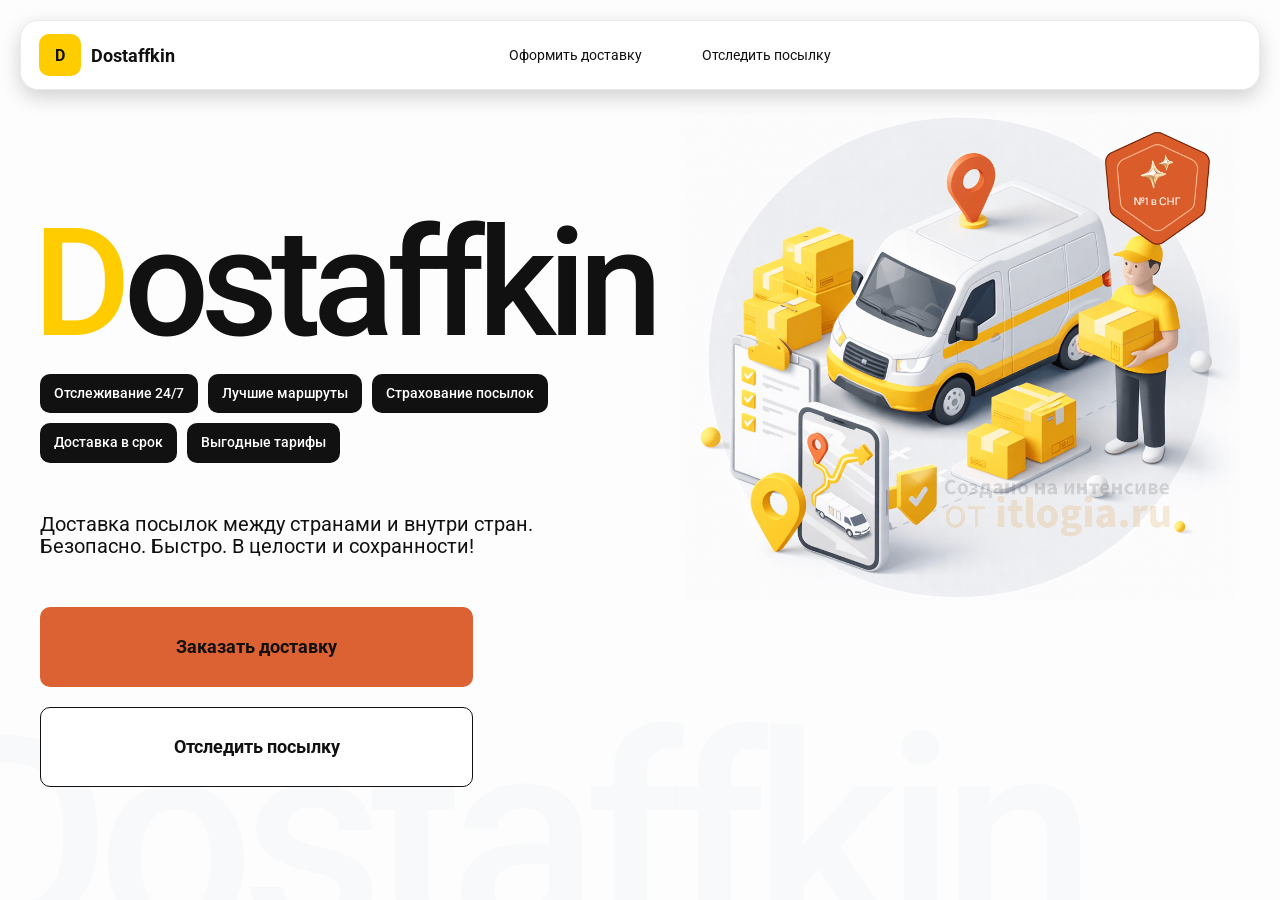
<file: index.html>
<!doctype html>
<html lang="ru">
    <head>
        <meta charset="utf-8"/>
        <meta name="viewport" content="width=device-width,initial-scale=1,maximum-scale=1,user-scalable=0"/>
        <title>Dostaffkin — Доставка посылок между странами и внутри стран. Безопасно. Быстро. В целости и сохранности!</title>
        <link href="styles/base.css" rel="stylesheet" />
        <link href="styles/base_adaptive.css" rel="stylesheet" />
        <link href="styles/index.css" rel="stylesheet" />
        <link href="styles/index_adaptive.css" rel="stylesheet" />
    </head>
    <body>
        <div class="container">
            <header class="header">
                <a class="header-brand" href="#">
                    <div class="header-logo">D</div>
                    <div class="header-title">Dostaffkin</div>
                </a>

                <nav class="header-menu">
                    <a class="header-brand" href="./index.html"></a>
                    <a class="header-link" href="./order.html">Оформить <span>доставку</span></a>
                    <a class="header-link" href="./track.html">Отследить <span>посылку</span></a>
                </nav>
            </header>
            <main class="main">
                <section class="main-info">
                    <div class="main-title">
                        <span>D</span>ostaffkin
                    </div>
                    <div class="main-features">
                        <div class="main-feature">Отслеживание 24/7</div>
                        <div class="main-feature">Лучшие маршруты</div>
                        <div class="main-feature">Страхование посылок</div>
                        <div class="main-feature">Доставка в срок</div>
                        <div class="main-feature">Выгодные тарифы</div>
                    </div>
                    <div class="main-description">
                        Доставка посылок между странами и внутри стран.
                        Безопасно. Быстро. В целости и сохранности!
                    </div>
                    <div class="main-actions">
                        <a class="button" type="button" href="./order.html">Заказать доставку</a>
                        <a class="button button-white" type="button" href="./track.html">Отследить посылку</a>
                    </div>

                </section>
                <div class="main-title-ghost">Dostaffkin</div>
                <section class="main-image">
                    <img src="images/main-image.png" alt="Main image"/>
                </section>




            </main>


        </div>
    </body>
</html>
</file>
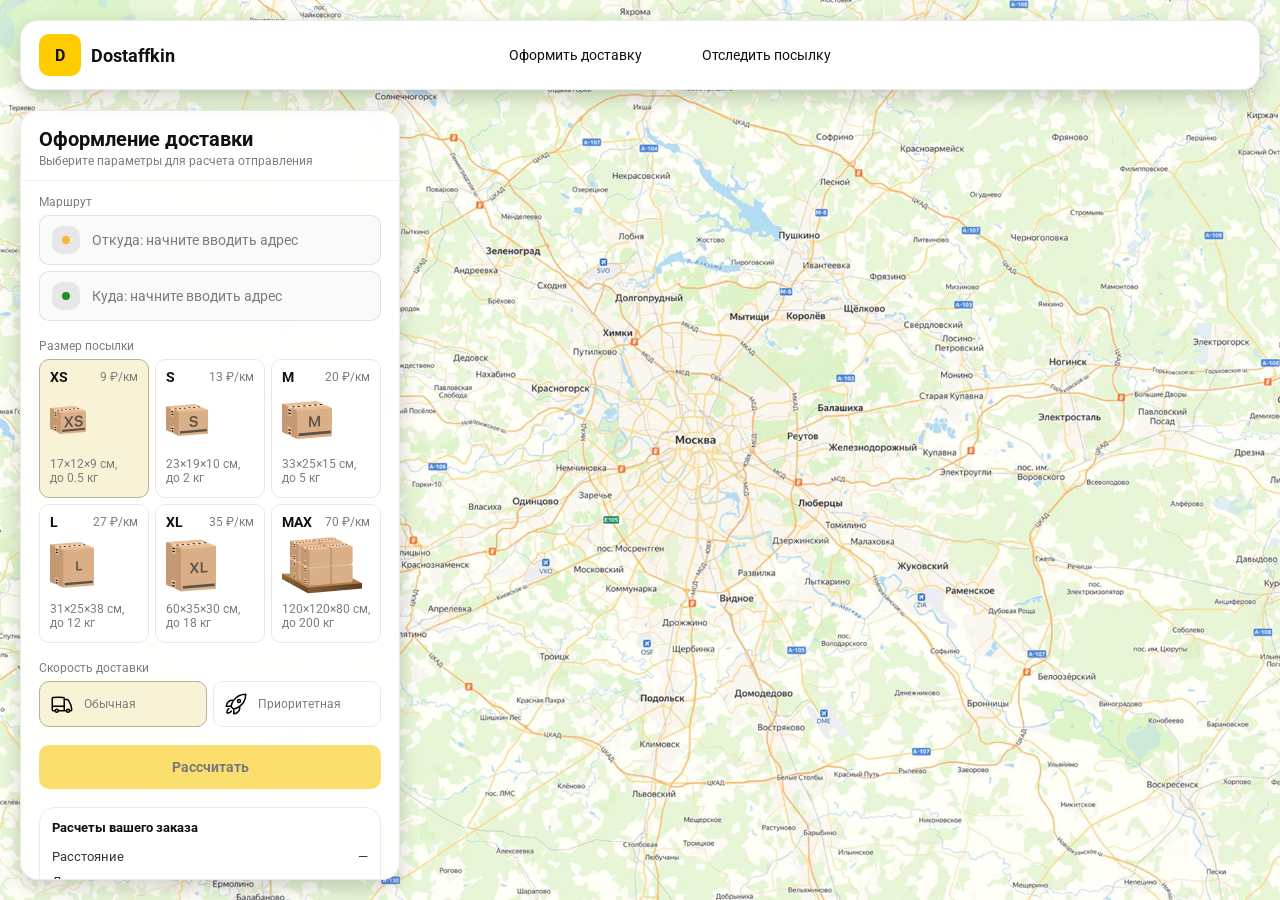
<file: order.html>
<!doctype html>
<html lang="ru">
<head>
    <meta charset="utf-8"/>
    <meta name="viewport" content="width=device-width,initial-scale=1,maximum-scale=1,user-scalable=0"/>
    <title>Оформление доставки</title>

    <link rel="stylesheet" href="styles/base.css"/>
    <link rel="stylesheet" href="styles/base_adaptive.css"/>

    <link rel="stylesheet" href="styles/order.css"/>
    <link rel="stylesheet" href="styles/order_adaptive.css"/>
</head>
<body>
    <div id="map"></div>
    <header class="header">
        <a class="header-brand" href="#">
            <div class="header-logo">D</div>
            <div class="header-title">Dostaffkin</div>
        </a>

        <nav class="header-menu">
            <a class="header-brand" href="./index.html"></a>
            <a class="header-link" href="./order.html">Оформить <span>доставку</span></a>
            <a class="header-link" href="./track.html">Отследить <span>посылку</span></a>
        </nav>
    </header>

    <aside class="main" id="sidebar">
        <div class="main-header">
            <div class="main-title">Оформление доставки</div>
            <div class="main-text">Выберите параметры для расчета отправления</div>
        </div>
        <div class="main-content">
            <div class="main-route">
                <div class="main-block-title">Маршрут</div>
                <div class="main-fields">
                    <div class="main-field" id="fromField">
                        <div class="main-pin"></div>
                        <input id="from" placeholder="Откуда: начните вводить адрес" autocomplete="off"/>
                        <div class="main-ac" id="fromAc" role="listbox" aria-label="Подсказки адресов"></div>
                    </div>

                    <div class="main-field" id="toField">
                        <div class="main-pin"></div>
                        <input id="to" placeholder="Куда: начните вводить адрес" autocomplete="off"/>
                        <div class="main-ac" id="toAc" role="listbox" aria-label="Подсказки адресов"></div>
                    </div>
                </div>
            </div>
            <div class="main-package">
                <div class="main-block-title">Размер посылки</div>

                <div class="main-sizes">
                    <div class="main-size-card is-active" data-value="xs">
                        <div class="main-size-top">
                            <div class="main-size-label">XS</div>
                            <div class="main-size-rate">9 ₽/км</div>
                        </div>
                        <div class="main-size-media">
                            <img src="images/sizes/xs.png" alt="Короб XS"/>
                        </div>
                        <div class="main-size-description">17×12×9 см,<br>до 0.5 кг</div>
                    </div>

                    <div class="main-size-card" data-value="s">
                        <div class="main-size-top">
                            <div class="main-size-label">S</div>
                            <div class="main-size-rate">13 ₽/км</div>
                        </div>
                        <div class="main-size-media">
                            <img src="images/sizes/s.png" alt="Короб S"/>
                        </div>
                        <div class="main-size-description">23×19×10 см,<br>до 2 кг</div>
                    </div>

                    <div class="main-size-card" data-value="m">
                        <div class="main-size-top">
                            <div class="main-size-label">M</div>
                            <div class="main-size-rate">20 ₽/км</div>
                        </div>
                        <div class="main-size-media">
                            <img src="images/sizes/m.png" alt="Короб M"/>
                        </div>
                        <div class="main-size-description">33×25×15 см,<br>до 5 кг</div>
                    </div>

                    <div class="main-size-card" data-value="l">
                        <div class="main-size-top">
                            <div class="main-size-label">L</div>
                            <div class="main-size-rate">27 ₽/км</div>
                        </div>
                        <div class="main-size-media">
                            <img src="images/sizes/l.png" alt="Короб L"/>
                        </div>
                        <div class="main-size-description">31×25×38 см,<br>до 12 кг</div>
                    </div>

                    <div class="main-size-card" data-value="xl">
                        <div class="main-size-top">
                            <div class="main-size-label">XL</div>
                            <div class="main-size-rate">35 ₽/км</div>
                        </div>
                        <div class="main-size-media">
                            <img src="images/sizes/xl.png" alt="Короб XL"/>
                        </div>
                        <div class="main-size-description">60×35×30 см,<br>до 18 кг</div>
                    </div>

                    <div class="main-size-card" data-value="max">
                        <div class="main-size-top">
                            <div class="main-size-label">MAX</div>
                            <div class="main-size-rate">70 ₽/км</div>
                        </div>
                        <div class="main-size-media main-size-media-palleta">
                            <img src="images/sizes/max.png" alt="Паллета"/>
                        </div>
                        <div class="main-size-description">120×120×80 см,<br>до 200 кг</div>
                    </div>
                </div>
            </div>
            <div class="main-speed">
                <div class="main-block-title">Скорость доставки</div>

                <div class="main-speeds">
                    <div class="main-speed-card is-active" data-value="regular">
                        <img class="main-speed-media" src="images/icons/regular.svg" alt="Regular"/>
                        <div class="main-speed-description">Обычная</div>
                    </div>
                    <div class="main-speed-card" data-value="fast">
                        <img class="main-speed-media" src="images/icons/fast.svg" alt="Fast"/>
                        <div class="main-speed-description">Приоритетная</div>
                    </div>

                </div>
            </div>
            <div class="main-calculate-block">
                <button id="calc" class="button calculate-button" type="button" disabled>Рассчитать</button>
            </div>
            <div class="main-result" id="result">
                <div class="main-result-title">Расчеты вашего заказа</div>
                <div class="main-result-lines">
                    <div class="main-result-line"><span>Расстояние</span><span id="distanceValue">—</span></div>
                    <div class="main-result-line"><span>Доставим через</span><span id="durationValue">—</span></div>
                    <div class="main-result-line"><span>Тариф</span><span id="rateValue">—</span></div>
                </div>
                <div class="main-price">
                    <div class="main-price-label">Итого</div>
                    <div class="main-price-value" id="totalValue">—</div>
                </div>
            </div>
            <div class="main-order-box">
                <div class="main-order-form" id="orderForm">
                    <div class="main-order-title">Оформление доставки</div>
                    <div class="main-block-info-row">
                        <div class="main-block-title">Контакты</div>
                        <div class="order-fields">
                            <div class="main-field">
                                <input id="customerName" placeholder="Ваше имя" autocomplete="off"/>
                            </div>
                            <div class="main-field">
                                <input id="customerPhone" placeholder="Ваш телефон" autocomplete="off" inputmode="tel"/>
                            </div>
                        </div>
                    </div>
                    <div class="main-block-info-row extra-info">
                        <div class="main-block-title">Дополнительная информация</div>
                        <div class="main-field textarea">
                            <textarea id="comment" placeholder="Детали доставки и комментарии"></textarea>
                        </div>
                    </div>
                    <button id="submit" class="button main-submit-request" type="button" disabled>Отправить
                        заявку
                    </button>
                </div>

                <div class="main-order-success" id="orderSuccess">
                    <div class="main-success-icon">✓</div>
                    <div class="main-success-title">Заявка отправлена!</div>
                    <div class="main-success-title">Номер отправления – <span id="orderId"></span></div>
                    <div class="main-success-subtitle">Мы скоро свяжемся с вами</div>
                </div>
            </div>
        </div>
    </aside>
</body>
</html>
</file>
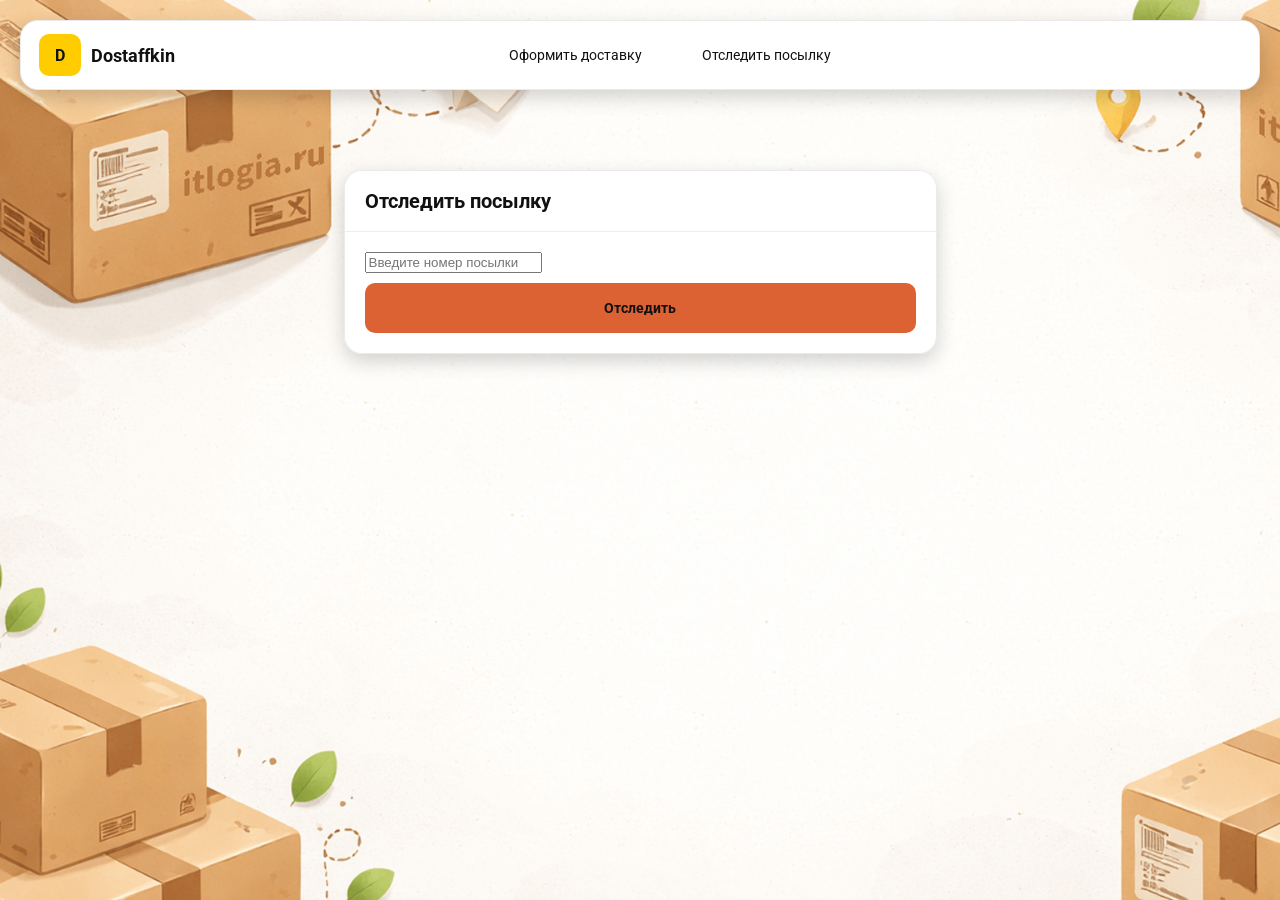
<file: track.html>
<!doctype html>
<html lang="ru">
<head>
    <meta charset="utf-8"/>
    <meta name="viewport" content="width=device-width,initial-scale=1,maximum-scale=1,user-scalable=0"/>
    <title>Отследить посылку</title>
    <link rel="stylesheet" href="styles/base.css"/>
    <link rel="stylesheet" href="styles/base_adaptive.css"/>

    <link rel="stylesheet" href="styles/track.css"/>
    <link rel="stylesheet" href="styles/track_adaptive.css"/>
</head>
<body>
    <div class="container">
        <header class="header">
            <a class="header-brand" href="#">
                <div class="header-logo">D</div>
                <div class="header-title">Dostaffkin</div>
            </a>

            <nav class="header-menu">
                <a class="header-brand" href="./index.html"></a>
                <a class="header-link" href="./order.html">Оформить <span>доставку</span></a>
                <a class="header-link" href="./track.html">Отследить <span>посылку</span></a>
            </nav>
        </header>

        <main class="track-content">
            <section class="track-card track-search">
                <div class="track-title">Отследить посылку</div>
                <div class="track-action">
                    <div class="main-field track-field">
                        <input id="trackNumber" placeholder="Введите номер посылки" autocomplete="off"/>
                    </div>
                    <button id="trackButton" class="button track-button" type="button">Отследить</button>
                </div>
            </section>

            <section class="track-card track-result" id="trackResult">
                <div class="track-result-header">
                    <div class="track-id" id="trackIdValue"></div>
                    <div class="track-routes">
                        <div class="track-route">
                            <div class="track-route-pin">
                                <svg xmlns="http://www.w3.org/2000/svg" fill="none" viewBox="0 0 24 24" stroke-width="1.5"
                                     stroke="orange" class="size-6">
                                    <path stroke-linecap="round" stroke-linejoin="round"
                                          d="M15 10.5a3 3 0 1 1-6 0 3 3 0 0 1 6 0Z"/>
                                    <path stroke-linecap="round" stroke-linejoin="round"
                                          d="M19.5 10.5c0 7.142-7.5 11.25-7.5 11.25S4.5 17.642 4.5 10.5a7.5 7.5 0 1 1 15 0Z"/>
                                </svg>
                            </div>
                            <div class="track-route-address" id="trackFromValue">
                                Откуда: Москва, улица Арбат, 1
                            </div>
                        </div>
                        <div class="track-route track-route-arrow">
                            <svg xmlns="http://www.w3.org/2000/svg" fill="none" viewBox="0 0 24 24" stroke-width="1.5"
                                 stroke="currentColor" class="size-6">
                                <path stroke-linecap="round" stroke-linejoin="round"
                                      d="M19.5 13.5 12 21m0 0-7.5-7.5M12 21V3"/>
                            </svg>
                        </div>
                        <div class="track-route">
                            <div class="track-route-pin">
                                <svg xmlns="http://www.w3.org/2000/svg" fill="none" viewBox="0 0 24 24" stroke-width="1.5"
                                     stroke="green" class="size-6">
                                    <path stroke-linecap="round" stroke-linejoin="round"
                                          d="M15 10.5a3 3 0 1 1-6 0 3 3 0 0 1 6 0Z"/>
                                    <path stroke-linecap="round" stroke-linejoin="round"
                                          d="M19.5 10.5c0 7.142-7.5 11.25-7.5 11.25S4.5 17.642 4.5 10.5a7.5 7.5 0 1 1 15 0Z"/>
                                </svg>
                            </div>
                            <div class="track-route-address" id="trackToValue">
                                Куда: Минск, проспект Независимости, 58
                            </div>
                        </div>
                    </div>
                </div>
                <div class="track-info">
                    <div class="track-status-title">Статус данной посылки:</div>
                    <div class="track-status-list" id="trackStatusList">


                        <div class="track-status created">
                            <img src="images/icons/created.svg" class="track-status-icon" alt="Created">
                            <div class="track-status-text">
                                <div class="track-status-text-state">Создан</div>
                                <div class="track-status-text-date">10.01.2026</div>
                            </div>
                        </div>

                        <div class="track-status in-way">
                            <img src="images/icons/in-way.svg" class="track-status-icon" alt="In way">
                            <div class="track-status-text">
                                <div class="track-status-text-state">В пути: Москва</div>
                                <div class="track-status-text-date">18.01.2026</div>
                            </div>
                        </div>

                        <div class="track-status ready">
                            <img src="images/icons/ready.svg" class="track-status-icon" alt="Ready">
                            <div class="track-status-text">
                                <div class="track-status-text-state">Готов к выдаче</div>
                                <div class="track-status-text-date">25.01.2026</div>
                            </div>
                        </div>

                        <div class="track-status done">
                            <img src="images/icons/done.svg" class="track-status-icon" alt="Done">
                            <div class="track-status-text">
                                <div class="track-status-text-state">Вручен</div>
                                <div class="track-status-text-date">27.01.2026</div>
                            </div>
                        </div>

                    </div>
                </div>
            </section>

        </main>
    </div>
</body>
</html>
</file>
<file: styles/base.css>
*, *::before, *::after {
    box-sizing: border-box;
}
@font-face {
    font-family: "Roboto";
    src: url("../fonts/Roboto-Regular.ttf");
    font-weight: normal;
}

@font-face {
    font-family: "Roboto";
    src: url("../fonts/Roboto-Bold.ttf");
    font-weight: bold;
}

@font-face {
    font-family: "Roboto";
    src: url("../fonts/Roboto-Medium.ttf");
    font-weight: 500;
}

html, body {
    margin: 0;
    color: #111111;
    font-family: "Roboto", sans-serif;
}

body {
    background: #FDFDFD;
}

.container {
    overflow: hidden;
    min-height: 100vh;
}

.header {
    border-radius: 18px;
    box-shadow: 0 7px 20px 0 #0000002E;
    backdrop-filter: blur(10px);
    background: #ffffff;
    left: 20px;
    border: 1px solid rgba(0, 0, 0, 0.08);
    position: fixed;
    right: 20px;
    top: 20px;
    padding: 14px 18px;
    height: 70px;
    display: flex;
    align-items: center;
    z-index: 6;
}
.header-brand {
    display: flex;
    align-items: center;
    text-decoration: none;
    gap: 10px;
}

.header-logo {
    width: 42px;
    height: 42px;
    border-radius: 10px;
    background: #FFCC00;
    display: grid;
    place-items: center;
    font-weight: bold;
    color: #111;
}

.header-title {
    font-size: 18px;
    font-weight: bold;
    color: #111111;
    text-decoration: none;
}
.header-menu {
    display: flex;
    align-items: center;
    gap: 60px;
    margin: 0;
    position: absolute;
    left: 50%;
    transform: translateX(-50%);
}

.header-link {
    font-size: 14px;
    color: #111111;
    text-decoration: none;
}
.button {
    border: 0;
    outline: none;
    height: 44px;
    border-radius: 10px;
    font-size: 14px;
    font-weight: bold;
    cursor: pointer;
    font-family: inherit;
    transition: transform .08s ease, opacity .12s ease;
    background: #DC6133;
    color: #111111;
    text-align: center;
    text-decoration: none;
}

.button:hover {
    background-color: #E5BC19;
}

.button:disabled {
    cursor: not-allowed;
    background-color: #FADE6E;
    color: #787878;
    transform: none;
}

.button.button-white {
    background: #ffffff;
    border: 1px solid #111111;
}

.button.button-white:hover {
    background: rgb(241 241 241);
}
</file>
<file: styles/base_adaptive.css>
@media (max-width: 767px) {
    .header {
        left: 10px;
        right: 10px;
        top: 10px;
    }

    .header-link span {
        display: none;
    }

    .header-menu {
        gap: 20px;
        justify-content: flex-start;
        margin: 0 0 0 30px;
        position: static;
        transform: none;
    }
}

@media (max-width: 420px) {
    .header-title {
        display: none;
    }
}

@media (max-width: 374px) {
    .header-menu {
        gap: 10px;
        margin: 0 0 0 10px;
    }
}
</file>
<file: styles/index.css>
.container {
    overflow: hidden;
    min-height: 100vh;
}
.main {
    padding: 111px 40px 40px;
    position: relative;
    display: flex;
}
.main-info {
    max-width: 840px;
    width: 100%;
    position: relative;
}
.main-title {
    margin-top: 98px;
    font-weight: 500;
    font-size: 200px;
    line-height: 1;
    letter-spacing: -0.05em;
    color: #111111;
    left: -15px;
    position: relative;
}

.main-title span {
    color: #ffcc00;
}
.main-features {
    margin-top: 15px;
    display: flex;
    flex-wrap: wrap;
    gap: 10px;
}

.main-feature {
    background: #111111;
    color: #ffffff;
    padding: 12px 14px;
    font-weight: 500;
    font-size: 14px;
    line-height: 1.1;
    border-radius: 10px;
}
.main-description {
    margin-top: 50px;
    max-width: 500px;
    font-size: 20px;
    line-height: 1.1;
    color: #111111;
}
.main-actions {
    margin-top: 50px;
    display: flex;
    flex-direction: column;
    gap: 20px;
}

.main-actions .button {
    height: 80px;
    width: 433px;
    font-size: 18px;
    font-weight: bold;
    place-items: center;
    display: grid;
}
.main-title-ghost {
    position: absolute;
    z-index: -1;
    left: -70px;
    bottom: -150px;
    font-weight: 500;
    font-size: 278px;
    line-height: 1;
    letter-spacing: -0.05em;
    color: #ECEDF04D;
}
.main-image {
    width: 1024px;
    top: 100px;
    z-index: -2;
}

.main-image img {
    width: 100%;
    max-width: 1024px;
    height: auto;
    display: block;
}
</file>
<file: styles/index_adaptive.css>
@media (max-width: 1760px) {
    .main-title {
        font-size: 150px;
        left: -7px;
    }

    .main-info {
        max-width: 640px;
    }
}
@media (max-width: 1200px) {
    .main-info {
        max-width: 540px;
    }

    .main {
        padding: 111px 20px 20px;
    }

    .main-title {
        font-size: 120px;
        left: -4px;
    }

    .main-title-ghost {
        font-size: 220px;
    }
}
@media (max-width: 1024px) {
    .main-title {
        margin-top: 30px;
    }

    .main {
        flex-direction: column-reverse;
    }

    .main-image {
        max-width: 350px;
        position: absolute;
        left: 370px;
        top: 370px;
    }

    .main-info {
        max-width: 100%;
    }

    .main-actions {
        gap: 10px;
    }

    .main-actions .button {
        height: 50px;
        font-size: 14px;
        width: auto;
        max-width: 300px;
    }

    .main-description {
        max-width: 350px;
    }
}
@media (max-width: 570px) {
    .main-title {
        font-size: 88px;
    }

    .main-description {
        max-width: 100%
    }

    .main-actions {
        width: 100%;
    }

    .main-actions .button {
        width: 100%;
        max-width: 100%
    }

    .main-image {
        max-width: 650px;
        position: absolute;
        left: 170px;
        top: 70px;
        opacity: 0.2;
    }
}
@media (max-width: 400px) {
    .main-title {
        font-size: 70px;
    }
}
</file>
<file: styles/order.css>
#map {
    background-image: url("../images/order-bg.png");
    background-size: cover;
    position: fixed;
    inset: 0;
}
.main {
    border-radius: 18px;
    box-shadow: 0 7px 20px 0 #0000002E;
    backdrop-filter: blur(10px);
    background: rgba(255, 255, 255, 0.96);
    left: 20px;
    border: 1px solid rgba(0, 0, 0, 0.08);
    position: fixed;
    top: 110px;
    bottom: 20px;
    width: 380px;
    display: flex;
    flex-direction: column;
    overflow: hidden;
    z-index: 5;
}
.main-header {
    padding: 18px 18px 12px 18px;
    border-bottom: 1px solid rgba(0, 0, 0, 0.06);
    display: flex;
    flex-direction: column;
}

.main-title {
    font-size: 20px;
    line-height: 100%;
    font-weight: bold;
}

.main-text {
    font-size: 12px;
    margin-top: 5px;
    color: #7C7C7C;
}
.main-content {
    padding: 14px 18px 18px 18px;
    overflow: auto;
    scrollbar-width: none;
    display: flex;
    flex-direction: column;
    gap: 18px;
    flex: 1;
}
.main-block-title {
    font-size: 12px;
    color: #7C7C7C;
}

.main-route .main-block-title,
.main-package .main-block-title {
    margin-bottom: 6px;
}
.main-field {
    display: flex;
    align-items: center;
    margin-top: 6px;
    gap: 10px;
    border: 1px solid #1111111A;
    background: #FAFAFA;
    border-radius: 10px;
    padding: 10px 12px;
    position: relative;
    box-sizing: border-box;
    height: 50px;
}

.main-field.textarea {
    height: auto;
}

.main-pin {
    width: 28px;
    height: 28px;
    border-radius: 10px;
    background: rgba(17, 17, 17, 0.08);
    display: grid;
    place-items: center;
    flex: 0 0 auto;
    position: relative;
}

.main-pin::before {
    content: "";
    width: 8px;
    height: 8px;
    border-radius: 999px;
    background: orange;
    opacity: .75;
    display: block;
}

.main-field:last-child .main-pin::before {
    background: green;
    opacity: .85;
}

input, textarea {
    width: 100%;
    border: 0;
    outline: none;
    background: transparent;
    font-size: 14px;
    color: #111111;
    font-family: inherit;
}

textarea {
    resize: vertical;
    min-height: 72px;
    padding: 2px 0;
}

input::placeholder, textarea::placeholder {
    color: #7C7C7C;
}

.main-field:focus-within {
    border-color: rgba(0, 0, 0, 0.20);
    box-shadow: 0 0 0 4px rgba(255, 204, 0, 0.35);
    background: rgba(255, 255, 255, 0.75);
}
.main-sizes {
    display: grid;
    gap: 6px;
    grid-template-columns: repeat(3, 1fr);
}

.main-size-card {
    border: 1px solid #E8E8E7;
    background: #FFFFFF;
    border-radius: 10px;
    padding: 10px;
    cursor: pointer;
    user-select: none;
    transition: transform .08s ease, border-color .12s ease, background .12s ease;
    min-height: 139px;
}

.main-size-card:hover {
    transform: translateY(-1px);
}

.main-size-card.is-active {
    background-color: #F8F2D6;
    border-color: #B7B196;
}

.main-size-top {
    display: flex;
    align-items: center;
    justify-content: space-between;
}

.main-size-label {
    font-weight: bold;
    font-size: 14px;
    color: #111111;
    line-height: 100%;
}

.main-size-rate {
    font-size: 12px;
    color: #7C7C7C;
    line-height: 100%;
}

.main-size-media {
    margin-top: 8px;
    height: 57px;
}

.main-size-description {
    margin-top: 8px;
    font-size: 12px;
    color: #7C7C7C;
    line-height: 1.2;
}
.calculate-button {
    width: 100%;
}
.main-result {
    border: 1px solid rgba(0, 0, 0, 0.08);
    background: rgba(255, 255, 255, 0.75);
    border-radius: 16px;
    padding: 12px;
    line-height: 1.25;
}

.main-result-title {
    font-weight: bold;
    font-size: 13px;
    color: #111111;
    margin-bottom: 13px;
}

.main-result-lines {
    gap: 8px;
    display: flex;
    flex-direction: column;
}

.main-result-line {
    font-size: 13px;
    color: rgba(17, 17, 17, 0.85);
    display: flex;
    justify-content: space-between;
}

.main-price {
    margin-top: 18px;
    padding-top: 10px;
    border-top: 1px dashed rgba(0, 0, 0, 0.12);
    display: flex;
    align-items: baseline;
    justify-content: space-between;
}

.main-price-label {
    font-size: 12px;
    color: rgba(17, 17, 17, 0.55);
}

.main-price-value {
    font-size: 20px;
    font-weight: bold;
    color: #111111;
    letter-spacing: -0.3px;
}
.main-order-box {
    background: #ffffff;
    border: 1px solid #E8E8E7;
    border-radius: 10px;
    padding: 12px;
}

.main-order-title {
    margin-bottom: 8px;
    font-weight: bold;
    font-size: 14px;
    color: #111111;
}

.main-block-info {
    display: flex;
    flex-direction: column;
    gap: 6px;
}

.order-fields {
    display: grid;
    grid-template-columns: 1fr 1fr;
    column-gap: 10px;
    margin-top: 6px;
}

.main-block-info-row.extra-info {
    display: block;
    margin-top: 13px;
}

.main-submit-request {
    width: 100%;
    margin-top: 6px;
}

.main-order-success {
    display: none;
    text-align: center;
    padding: 22px 12px;
    gap: 12px;
}

.main-order-success.is-visible {
    display: flex;
    flex-direction: column;
    align-items: center;
}

.main-success-icon {
    width: 56px;
    height: 56px;
    border-radius: 50%;
    background: #16a34a;
    color: #ffffff;
    display: grid;
    place-items: center;
    font-size: 30px;
}

.main-success-title {
    font-size: 14px;
    font-weight: bold;
    color: #111111;
}

.main-success-subtitle {
    font-size: 12px;
    color: rgba(17, 17, 17, 0.55);
    line-height: 1.3;
}
.main-speed .main-block-title {
    margin-bottom: 6px;
}

.main-speeds {
    display: grid;
    gap: 6px;
    grid-template-columns: repeat(2, 1fr);
}

.main-speed-card {
    border: 1px solid #E8E8E7;
    background: #FFFFFF;
    border-radius: 10px;
    padding: 10px;
    cursor: pointer;
    user-select: none;
    transition: transform .08s ease, border-color .12s ease, background .12s ease;
    display: flex;
    align-items: center;
    gap: 10px;
}

.main-speed-card:hover {
    transform: translateY(-1px);
}

.main-speed-card.is-active {
    background-color: #F8F2D6;
    border-color: #B7B196;
}

.main-speed-description {
    font-size: 12px;
    color: #7C7C7C;
    line-height: 1.2;
}
</file>
<file: styles/order_adaptive.css>
@media (max-width: 767px) {
    .main {
        left: 10px;
        right: 10px;
        top: 50%;
        bottom: 12px;
        width: auto;
        max-width: none;
    }
}

@media (max-width: 420px) {
    .main-sizes {
        grid-template-columns: repeat(2, 1fr);
    }
}
</file>
<file: styles/track.css>
.container {
    background: #F4F4F4 url("../images/track-bg.png");
    background-size: cover;
    min-height: 100vh;
    padding: 170px 0 50px 0;
}
.track-content {
    width: 593px;
    margin: 0 auto;
}
.track-card {
    width: 100%;
    border-radius: 18px;
    box-shadow: 0 7px 20px 0 #0000002E;
    backdrop-filter: blur(10px);
    background: rgba(255, 255, 255, 0.96);
    border: 1px solid rgba(0, 0, 0, 0.08);
}

.track-title {
    font-size: 20px;
    line-height: 100%;
    font-weight: bold;
    border-bottom: 1px solid #EEEEEE;
    padding: 20px;
}

.track-action {
    padding: 20px;
}

.track-button {
    width: 100%;
    height: 50px;
}

.track-field {
    margin-bottom: 10px;
}
.track-result {
    margin-top: 5px;
    display: none;
}

.track-result.is-visible {
    display: block;
}

.track-result-header {
    font-weight: bold;
    font-size: 14px;
    color: #111111;
    padding: 20px;
    border-bottom: 1px solid #EEEEEE;
}

.track-id {
    margin-bottom: 12px;
    font-size: 20px;
}

.track-routes {
    display: flex;
    flex-direction: column;
    gap: 10px;
    font-weight: normal;
}

.track-route {
    display: flex;
    align-items: center;
    gap: 10px;
}

.track-route-pin {
    width: 24px;
    height: 24px;
    flex-shrink: 0;
}

.track-route-arrow {
    padding: 15px 0;
    width: 24px;
    height: 24px;
}

.track-info {
    padding: 20px;
}

.track-status {
    display: flex;
    align-items: center;
    font-size: 12px;
    gap: 10px;
}

.track-status-title {
    font-size: 14px;
    color: #111111;
    margin-bottom: 20px;
}

.track-status-list {
    display: flex;
    flex-direction: column;
    gap: 15px;
}

.track-status-icon {
    width: 40px;
    height: 40px;
    border-radius: 50%;
    background: rgba(17, 17, 17, 0.08);
    display: grid;
    place-items: center;
    flex: 0 0 auto;
}

.track-status.created .track-status-icon {
    background-color: #F1CB00;
}

.track-status.in-way .track-status-icon {
    background-color: #F08A11;
}

.track-status.ready .track-status-icon {
    background-color: #A35D0A;
}

.track-status.done .track-status-icon {
    background-color: #37C93B;
}

.track-status-text {
    display: flex;
    align-items: center;
    justify-content: space-between;
    color: #111111;
    font-size: 12px;
    flex: 1;
}

.track-status-date {
    color: rgba(17, 17, 17, 0.55);
}
</file>
<file: styles/track_adaptive.css>
@media (max-width: 767px) {
    .container {
        padding: 130px 0 50px 0;
    }

    .track-content {
        width: 100%;
        padding-left: 10px;
        padding-right: 10px;
    }

    .track-result-header {
        padding: 20px;
    }
}
</file>
